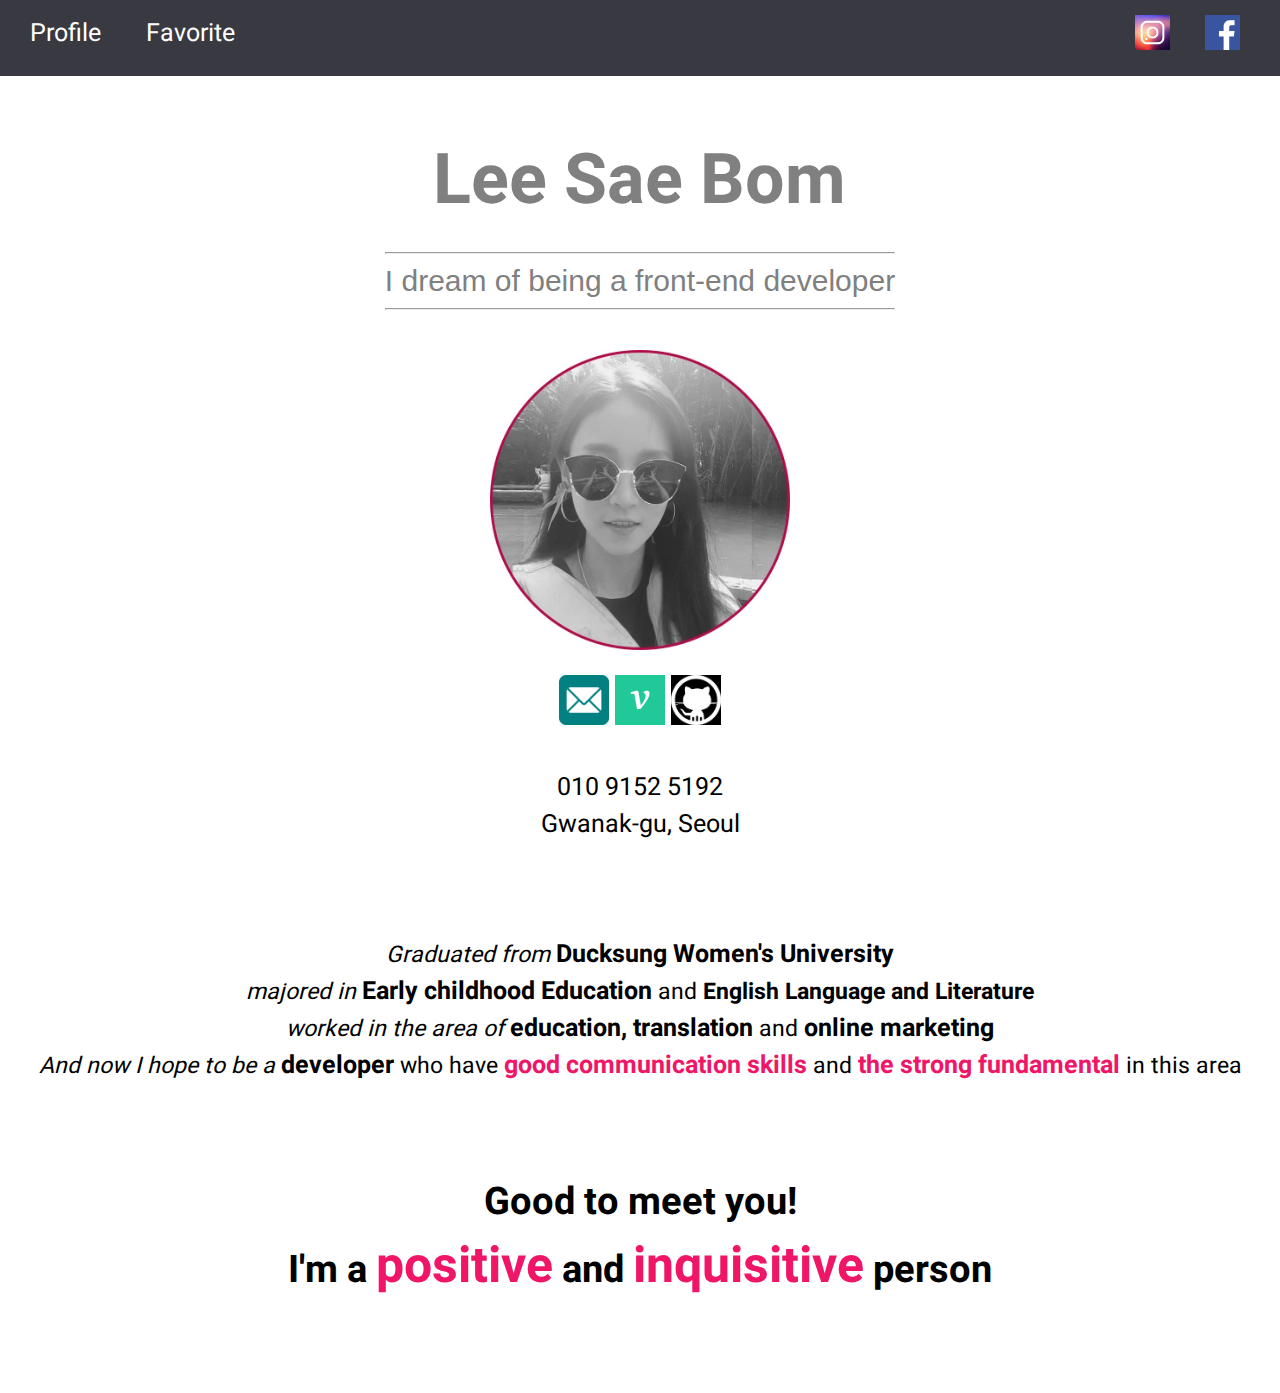
<file: index.html>
<!doctype html>
<html>
    <head>
        <meta charset="utp-8" />
        <title>saebom</title>
        <link rel="stylesheet" href="index.css"> 

    </head>
<body>
    <div class="container">
            <nav>
                <ul>
                    <li><a href="index.html">Profile</a></li>
                    <li><a href="favorite.html">Favorite</a></li>
                    <li id="fb"><a href="https://www.facebook.com/"><img src="fb.jpg" style="width:35px;" alt="facebook" /></a></li>
                    <li id="ins"><a href="https://www.instagram.com/sblee05/"><img src="ins.jpg" style="width:35px;"  alt="instagram" /></a></li>
                </ul>
            </nav>

        <header>
            <h1 style="padding-bottom:20px;">Lee Sae Bom</h1>
            <hr style="width:100%" />
            <p class="script">I dream of being a front-end developer</p>
            <hr style="width:100%"/>
        </header>
            
        <main>
            <img class="mypic" src="0.jpg" />
            <div class="icon">
                <span>
                <a href="mailto:boma91@gmail.com"><img src="email.jpg" style="width:50px;" alt="boma91@gmail.com"/></a>
                </span>
                <span>
                <a href="https://velog.io/@kirin" target="_blank"><img src="velog.jpg" style="width:50px;" alt="velog address"/></a>
                </span>
                <span>
                <a href="https://github.com/kirin059" target="_blank"><img src="github.jpg" style="width:50px;"  alt="github address"/></a>
                </span>
                <br><br>
                <p style="font-size:25px;">010 9152 5192</p>
                <p style="font-size:25px;">Gwanak-gu, Seoul </p>
                <br><br>
            </div>
            <div class="profile">
                <p><em>Graduated from</em> <strong style="font-size: 25px;">Ducksung Women's University</strong></p>
                <p><em>majored in</em> <strong style="font-size: 25px;">Early childhood Education</strong> and <strong>English Language and Literature</strong></p>
                <p><em>worked in the area of</em> <strong style="font-size: 25px;">education, translation</strong> and <strong style="font-size: 25px;">online marketing</strong></p>
                <p><em>And now I hope to be a</em> <strong style="font-size: 25px;">developer</strong> who have 
                 <strong style="font-size: 25px; color:rgb(239, 22, 104)"> good communication skills </strong> and <strong style="font-size: 25px; color:rgb(239, 22, 104);">the strong fundamental</strong> in this area </p>
            </div>
            
            <div style="margin-top: 90px; margin-bottom: 90px;">
            <h2>Good to meet you!</h2>
            <h2>I'm a <span style="color:rgb(239, 22, 104); font-size:50px;">positive</span> and <span style="color:rgb(239, 22, 104); font-size:50px;">inquisitive</span> person</h2>
            </div>
        </main>
    </div>
</body>
</html>
</file>
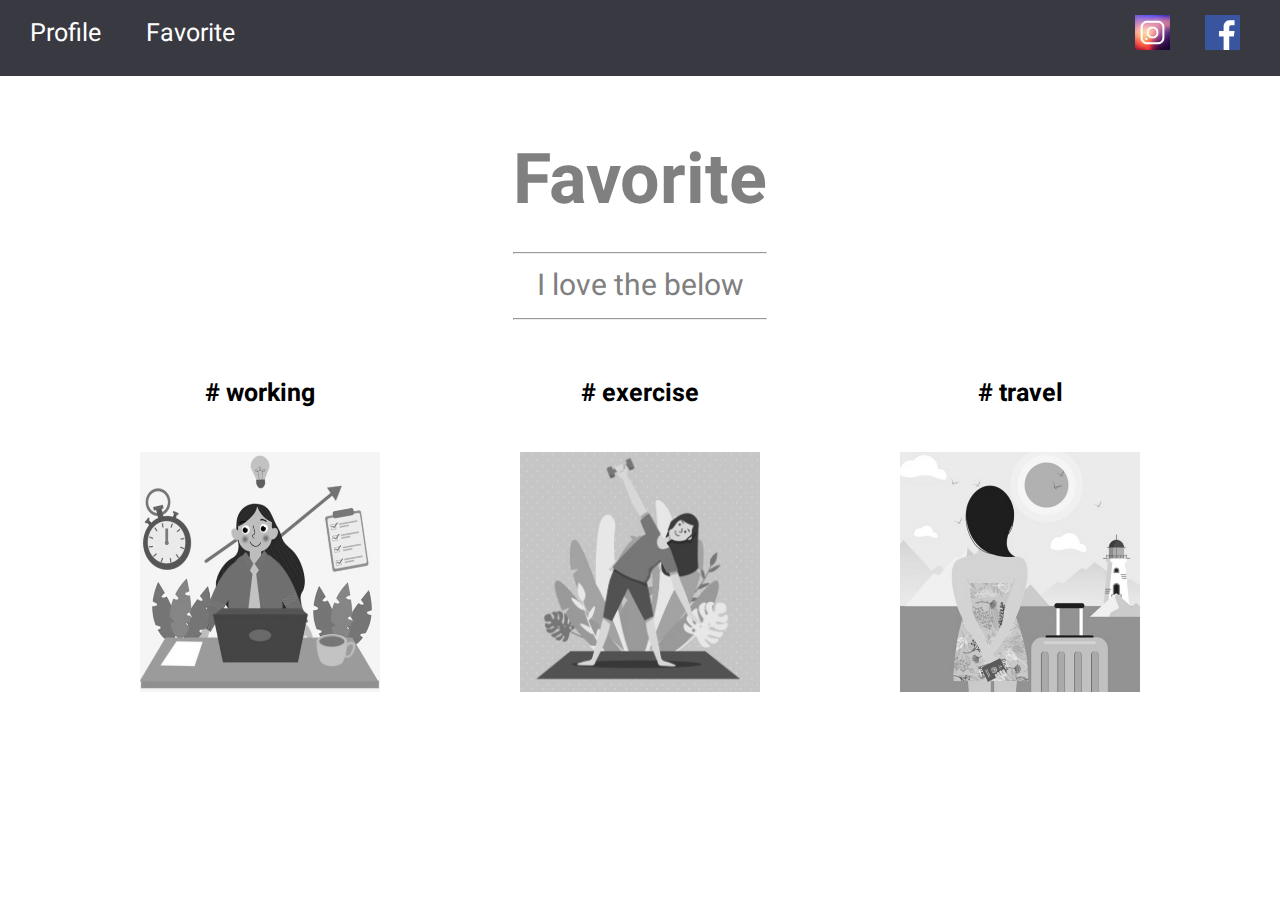
<file: favorite.html>
<!doctype html>
<html>
    <head>
        <title>self-introduction</title>
        <meta charset="utp-8" />
        <meta name="robots" content="noindex, nofollow" />
        <meta name="Description" content="self-introduction" />
        <meta name="Keywords" content="Web, html, css, self-introduction" />
        <meta http-equiv="viewport" content="width=device-width, initial-scale=1.0" />
        <link rel="stylesheet" href="favorite.css" /> 
    </head>
    <body>
        <div class="container">
            <nav>
                <ul>
                    <li><a href="index.html">Profile</a></li>
                    <li><a href="favorite.html">Favorite</a></li>
                    <li id="fb"><a href="https://www.facebook.com/"><img src="fb.jpg" style="width:35px;"  alt="" /></a></li>
                    <li id="ins"><a href="https://www.instagram.com/sblee05/"><img src="ins.jpg" style="width:35px;"  alt="" /></a></li>
                </ul>
            </nav>


            <header>
                <h1 style="padding-bottom:20px;">Favorite</h1>
                <hr style="width:100%" />
                <p class="script">I love the below</p>
                <hr style="width:100%"/>
            </header>
            
            <main>
                <div class="list">
                    <table>
                        <tr></tr>
                        <td># working</td>
                        <td># exercise</td>
                        <td># travel</td> 
                        <tr></tr>
                        <td><a href="favorite_work.html"><img src="work.jpg" title="work skills"  alt=""/></a></td>
                        <td><a href="favorite_exercise.html"><img src="sport.jpg" title="exercise" alt=""/></a></td>
                        <td><a href="favorite_travel.html"><img src="travel.jpg" title="travel" alt="" /></a></td>
                    </table>
                </div>
            </main>
        </div>
    </body>
</html>
</file>
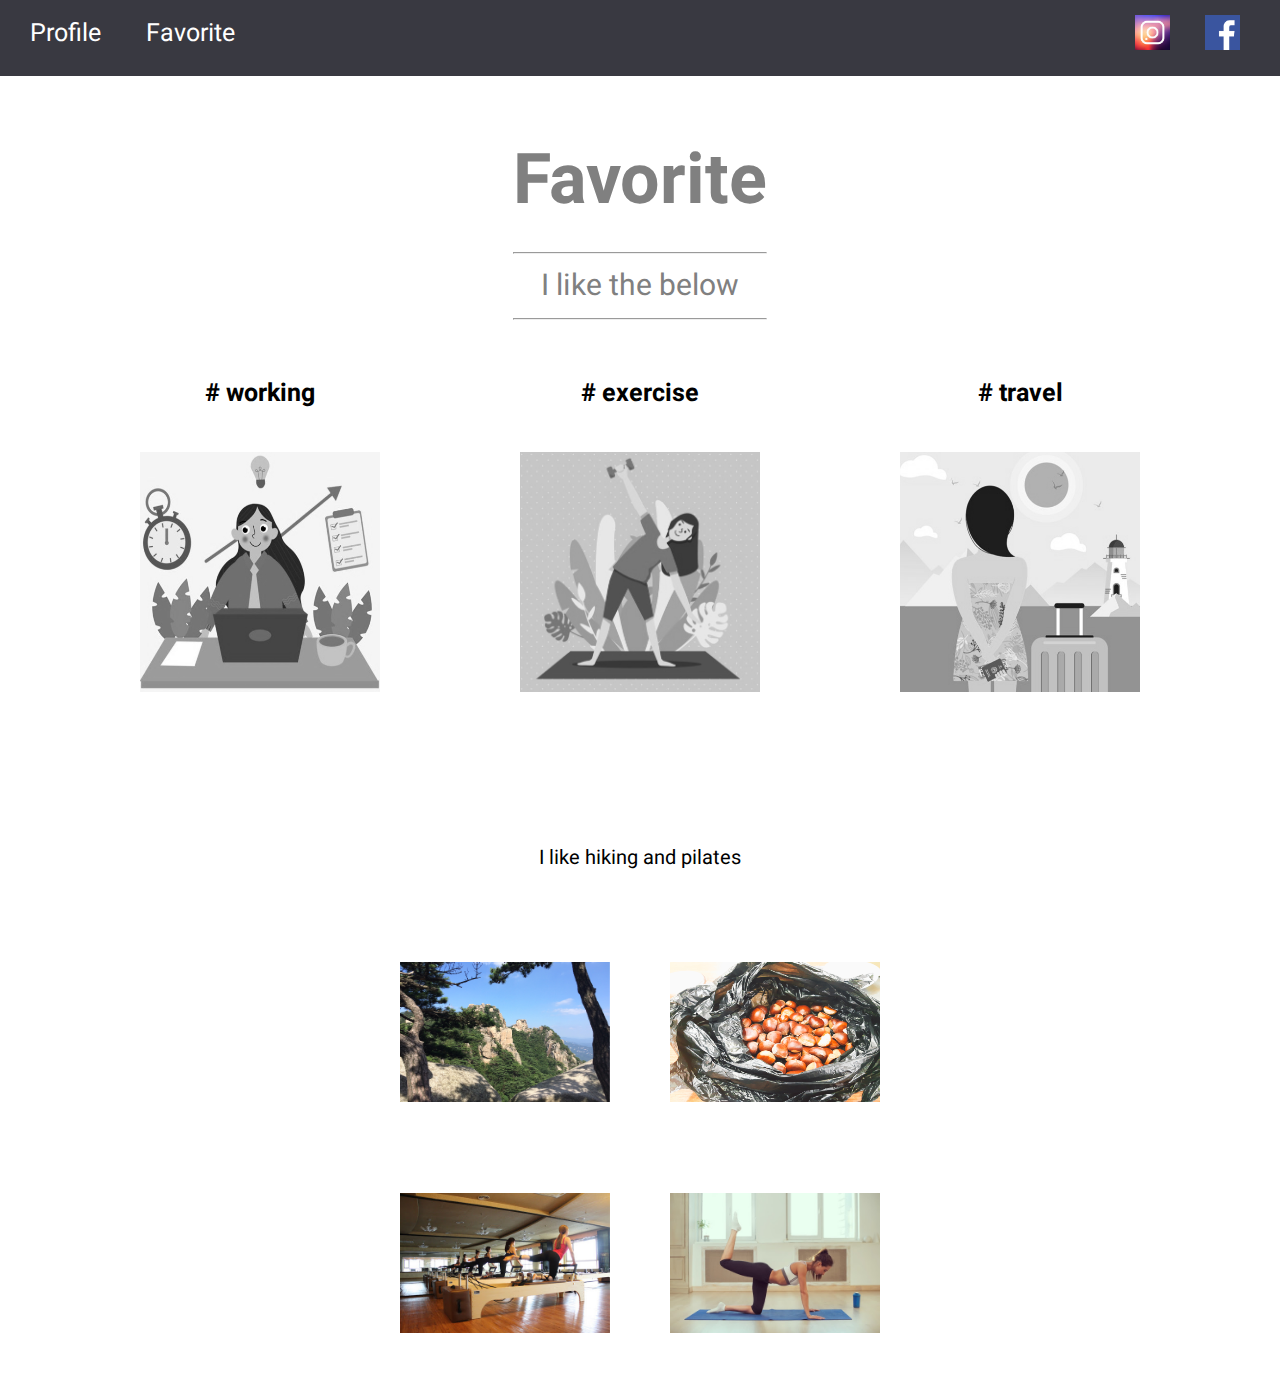
<file: favorite_exercise.html>
<!doctype html>
<html>
    <head>
        <title>self-introduction</title>
        <meta charset="utp-8" />
        <meta name="robots" content="noindex, nofollow" />
        <meta name="Description" content="self-introduction" />
        <meta name="Keywords" content="Web, html, css, self-introduction" />
        <meta http-equiv="viewport" content="width=device-width, initial-scale=1.0" />
        <link rel="stylesheet" href="favorite.css" /> 
    </head>
<body>
    <div class="container">
        <nav>
            <ul>
                <li><a href="index.html">Profile</a></li>
                <li><a href="favorite.html">Favorite</a></li>
                <li id="fb"><a href="https://www.facebook.com/"><img src="fb.jpg" style="width:35px;"  alt="" /></a></li>
                <li id="ins"><a href="https://www.instagram.com/sblee05/"><img src="ins.jpg" style="width:35px;"  alt="" /></a></li>
            </ul>
        </nav>

        <header>
            <h1 style="padding-bottom:20px;">Favorite</h1>
            <hr style="width:100%" />
            <p class="script">I like the below</p>
            <hr style="width:100%"/>
        </header>
            
        <main>
            <div class="list">
                <table>
                    <tr></tr>
                    <td># working</td>
                    <td># exercise</td>
                    <td># travel</td> 
                    <tr></tr>
                    <td><a href="favorite_work.html"><img src="work.jpg" title="work skills"  alt=""/></a></td>
                    <td><a href="favorite_exercise.html"><img src="sport.jpg" title="exercise" alt=""/></a></td>
                    <td><a href="favorite_travel.html"><img src="travel.jpg" title="travel" alt="" /></a></td>
                </table>
            </div>
                    
            <div class="software">
                <p style="margin:30px; font-size:20px;">I like hiking and pilates</p>
                <table>
                    <tr></tr>
                        <td>
                        <img src="hiking.jpg" title="도봉산" style="width:250px; height:180px;" alt="dobong mountain" />
                        </td>
                        <td>
                        <img src="hiking2.jpg" title="가을 등산 밤따기" style="width:250px; height:180px;" alt="hiking"/>
                        </td>
                    <tr></tr> 
                        <td>
                        <img src="pila.jpg" title="필라테스" style="width:250px; height:180px;" alt="pilates"/>
                        </td>
                        <td>
                        <img src="pila1.jpg" title="홈트" style="width:250px; height:180px;" alt="home training"/>
                        </td>
                </table>
            </div>
        </main>
    </div>
</body>
</html>
</file>
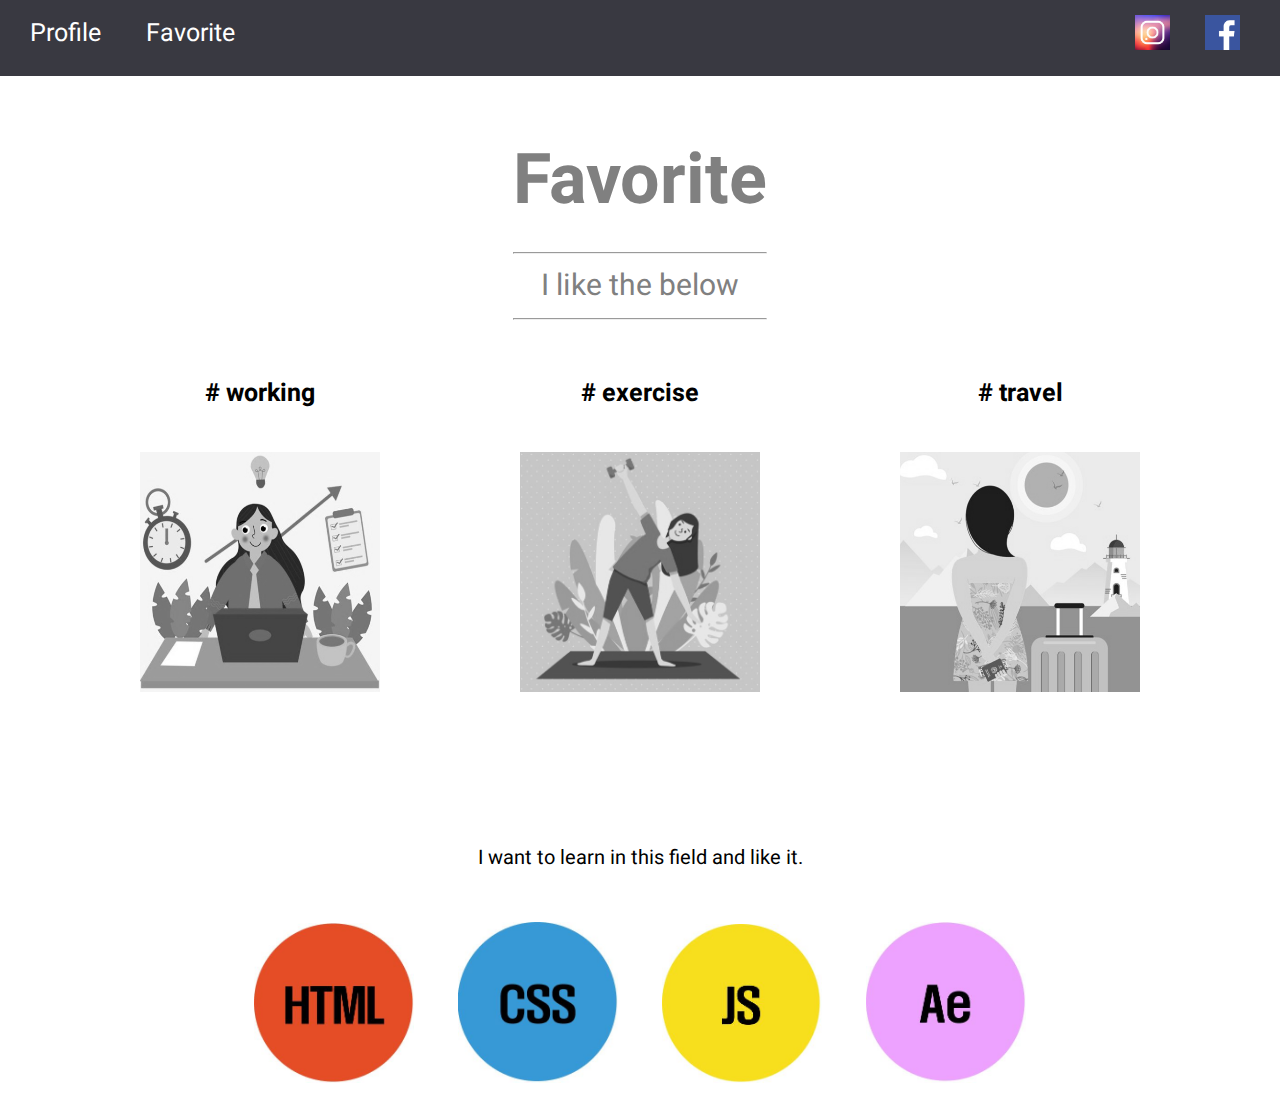
<file: favorite_work.html>
<!doctype html>
<html>
    <head>
        <title>self-introduction</title>
        <meta charset="utp-8" />
        <meta name="robots" content="noindex, nofollow" />
        <meta name="Description" content="self-introduction" />
        <meta name="Keywords" content="Web, html, css, self-introduction" />
        <meta http-equiv="viewport" content="width=device-width, initial-scale=1.0" />
        <link rel="stylesheet" href="favorite.css" /> 
    </head>
    <body>
        <div class="container">
            <nav>
                <ul>
                    <li><a href="index.html">Profile</a></li>
                    <li><a href="favorite.html">Favorite</a></li>
                    <li id="fb"><a href="https://www.facebook.com/"><img src="fb.jpg" style="width:35px;"  alt="" /></a></li>
                    <li id="ins"><a href="https://www.instagram.com/sblee05/"><img src="ins.jpg" style="width:35px;"  alt="" /></a></li>
                </ul>
            </nav>


            <header>
                <h1 style="padding-bottom:20px;">Favorite</h1>
                <hr style="width:100%" />
                <p class="script">I like the below</p>
                <hr style="width:100%"/>
            </header>
            
            <main>
                <div class="list">
                    <table>
                        <tr></tr>
                        <td># working</td>
                        <td># exercise</td>
                        <td># travel</td> 
                        <tr></tr>
                        <td><a href="favorite_work.html"><img src="work.jpg" title="work skills"  alt=""/></a></td>
                        <td><a href="favorite_exercise.html"><img src="sport.jpg" title="exercise" alt=""/></a></td>
                        <td><a href="favorite_travel.html"><img src="travel.jpg" title="travel" alt="" /></a></td>
                    </table>
                </div>
                    
                    <div class="software">
                        <p  style="margin:30px; font-size:20px;">I want to learn in this field and like it.</p>
                        <img src="work-logo1.jpg" style="width:200px;"  alt="html"/>
                        <img src="work-logo2.jpg" style="width:200px;"  alt="css"/>
                        <img src="work-logo3.jpg" style="width:200px;"  alt="javascript"/>
                        <img src="work-logo4.jpg" style="width:200px;"  alt="aftereffect"/>
                    </div>
               </div>
            </main>
        </div>
    </body>
</html>
</file>
<file: index.css>
@import url('https://fonts.googleapis.com/css2?family=Heebo:wght@100;900&display=swap');

*{
    box-sizing: border-box;
    margin:0;
    padding:0px;
    font-family: 'Heebo', sans-serif;
}

.container{
    display:grid;
    grid-template-rows: 80px 200px 1fr;
    padding:0;
}


nav{
    grid-row-start: 1;
    grid-row-end: 2;
    position: fixed;
    background-color: #393941;
    width:100%;
    }
nav ul li{
    list-style:none;
    float: left;   /* float은 기본적으로 inline 적용 */
    padding:15px;
    padding-left: 30px;    
    font-size: 25px;
}
nav ul a{
    text-decoration: none;
    color: white;
}
nav ul a:hover{
    text-decoration: underline;
}

#fb{
    list-style:none;
    float: right;
    padding-right:40px;
}
#ins{
    list-style:none;
    float: right;
    padding-right:5px;
}

header{
    grid-row-start: 2;
    grid-row-end: 3;
    font-size: 35px;
    color:grey;
    padding-bottom: 30px;
    padding-top: 50px;
    text-align: center;
    margin: auto;
}
.script{
    font-size: 30px;
    padding-top:10px;
    padding-bottom:10px;
    font-family: 'Dosis', sans-serif;
}

main{
    grid-row-start: 3;
    grid-row-end: 4;
}
.mypic{
    display:block; 
    width:300px; 
    text-align:center;
    margin: auto;
    padding-top:70px;
}
.icon, .profile{
    text-align: center;
    margin-left: auto;
    margin-right: auto;
    padding-top: 25px;
    font-size:23px;
}

h2{
    font-size: 38px;
    text-align: center;
}




@media(max-width: 700px) {
    .container{
        grid-template-rows: 40px 150px 1fr;
        padding:0;
    }
    nav ul li{    
        font-size: 15px;
    }
    #fb{
        padding-right:60px;
        padding-bottom: 40px;
        width: 10px;
        height: 10px;
    }
    #ins{
        padding-right:15px;
        padding-bottom: 40px;
        width: 10px;
        height: 10px;
    }
    
    header{
        font-size: 25px;
        color:grey;
        padding-bottom: 15px;
        padding-top: 25px;
    }
    .mypic{
        display:block; 
        width:180px; 
        text-align:center;
        margin: auto;
        padding-top:45px;
    }
    .icon, .profile{
        text-align: center;
        margin-left: auto;
        margin-right: auto;
        padding-top: 15px;
        font-size:20px;
    }
    strong{
        font-size:25px;
    }
    h2{
        font-size: 28px;
        text-align: center;
    }
    .profile > span{
        font-size:8px;
    }
</file>
<file: favorite.css>
@import url('https://fonts.googleapis.com/css2?family=Heebo:wght@100;900&display=swap');

*{
    box-sizing: border-box;
    margin:0;
    padding:0px;
    font-family: 'Heebo', sans-serif;
}

.container{
    display:grid;
    grid-template-rows: 80px 200px 1fr;
    padding:0;
}


nav{
    grid-row-start: 1;
    grid-row-end: 2;
    position: fixed;
    background-color: #393941;
    width:100%;
    z-index: 1;    /* z-index 고정하지 않으면 filter 넣은 부분이 더 위로 올라옴 */
    }
nav ul li{
    list-style:none;
    float: left;   /* float은 기본적으로 inline 적용 */
    padding:15px;
    padding-left: 30px;    
    font-size: 25px;
}
nav ul a{
    text-decoration: none;
    color: white;
}
nav ul a:hover{
    text-decoration: underline;
}
#fb{
    list-style:none;
    float: right;
    padding-right:40px;
}
#ins{
    list-style:none;
    float: right;
    padding-right:5px;
}

header{
    grid-row-start: 2;
    grid-row-end: 3;
    font-size: 35px;
    color:grey;
    padding-bottom: 30px;
    padding-top: 50px;
    text-align: center;
    margin: auto;
}
.script{
    font-size: 30px;
    padding-top:10px;
    padding-bottom:10px;
}

main{
    grid-row-start: 3;
    grid-row-end: 4;
}
.list{
    text-align: center;
    margin-left: auto;
    margin-right: auto;
    padding-top:55px;
    
}
.list a{
    cursor: pointer;
    padding-right:60px;
    padding-left:60px;
    filter: grayscale(100%);
}
.list a:hover {
    filter: grayscale(0%);
}
td{
    font-size: 25px;
    font-weight: bold;
    padding-bottom:0;
}
td img {
    width: 240px;
    height: 240px;
}
.software{
    margin-top: 120px;
    text-align: center;
    margin-left: auto;
    margin-right: auto; 
}
.software img{
    padding:20px;
}

table{
    border-spacing: 20px;
    border-collapse: separate;
    border: white;
    margin-left: auto; margin-right: auto;
}

/*
.cat-top { 
    margin-bottom: -110px;
}
.cat-bottom {    
    float: right;
    margin-top: -120px;
}
*/



@media(max-width: 700px) {
    .container{
        grid-template-rows: 40px 150px 1fr;
        padding:0;
    }
    nav ul li{    
        font-size: 15px;
    }
    #fb{
        padding-right:60px;
        padding-bottom: 40px;
        width: 10px;
        height: 10px;
    }
    #ins{
        padding-right:15px;
        padding-bottom: 40px;
        width: 10px;
        height: 10px;
    }
    
    header{
        font-size: 25px;
        color:grey;
        padding-bottom: 15px;
        padding-top: 25px;
    }
    .script{
        font-size: 20px;
        padding-top:5px;
        padding-bottom:5px;
    }
    .list{
        padding-top:20px;
        
    }
    .list a{
        cursor: pointer;
        padding-right:25px;
        padding-left:25px;
    }
    table{
        border-spacing: 2px;
    }
    td{
        font-size: 12px;
    }
    td img {
        width: 150px;
        height: 150px;
    }
    .software{
        margin-top: 20px;
    }
    .software > img{
        padding:0;
        margin:0;
        width: 80px;
        height: 80px;
    }
}
</file>
